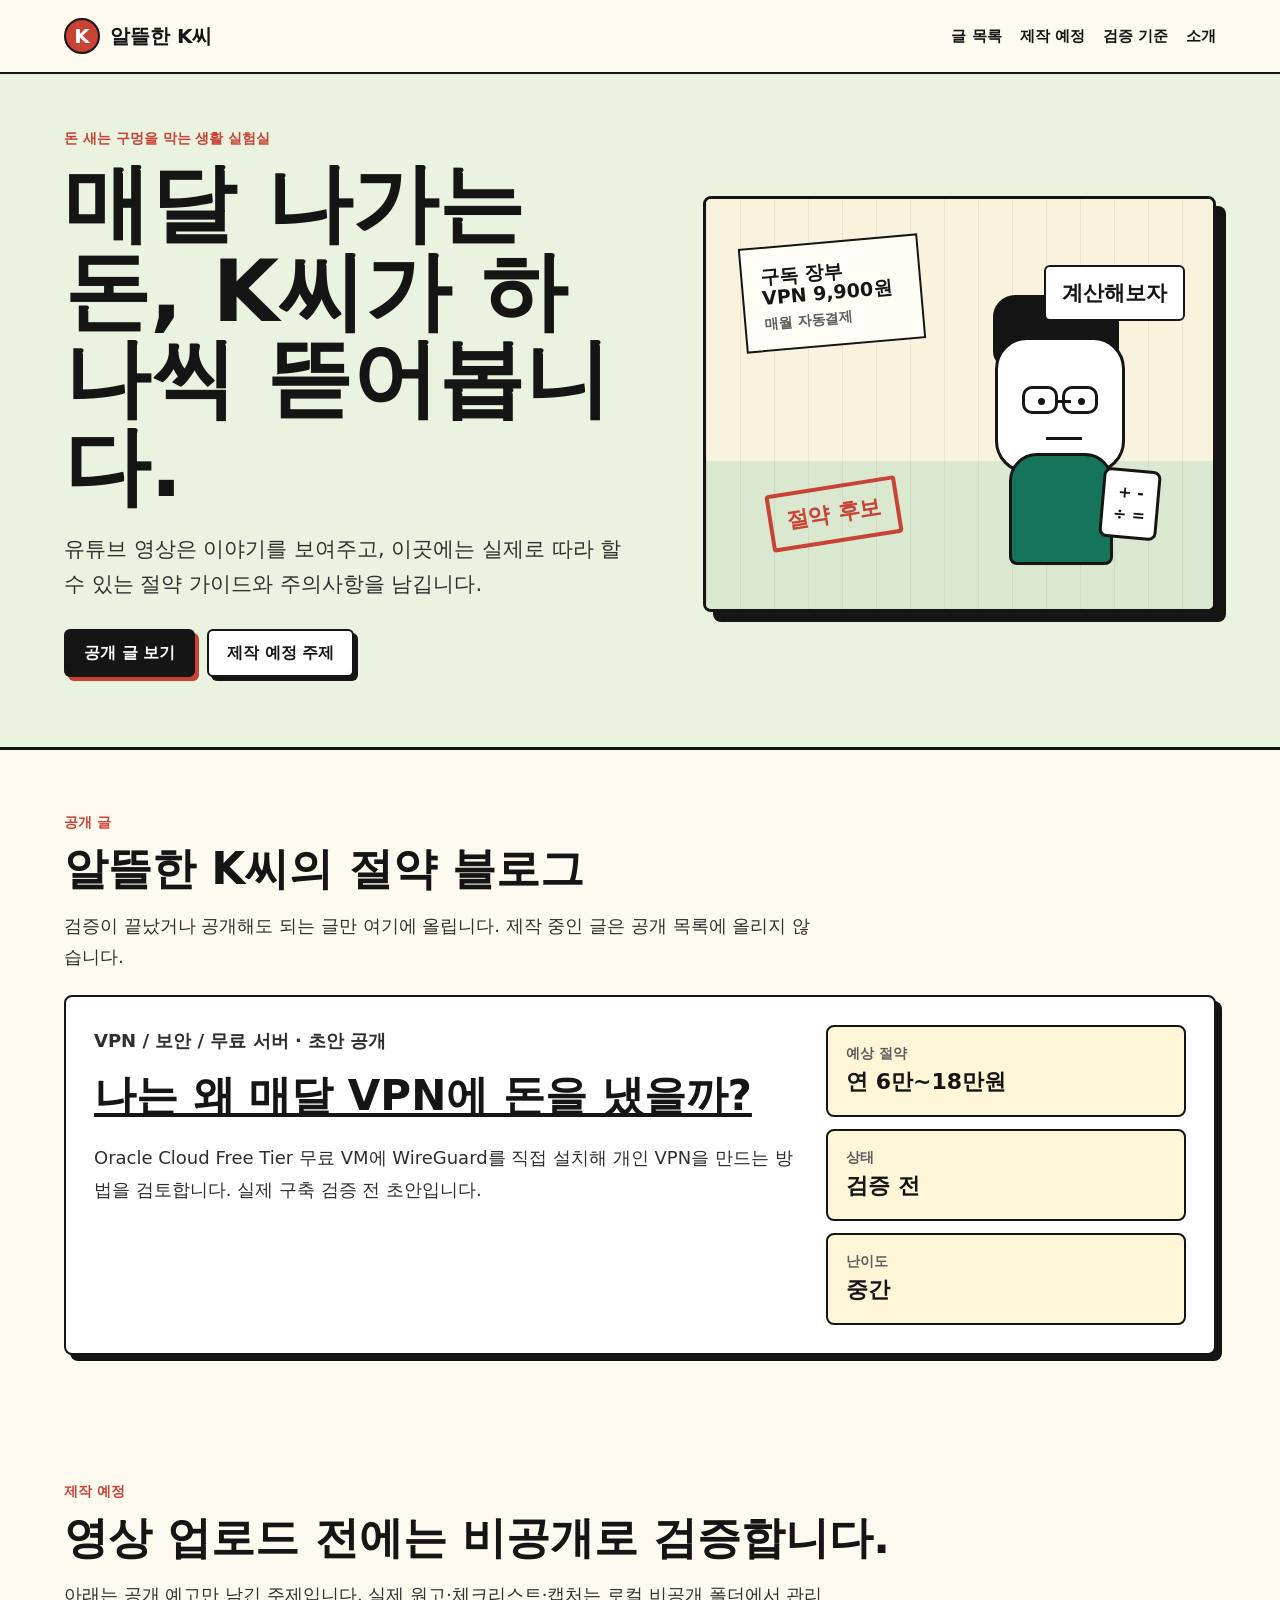
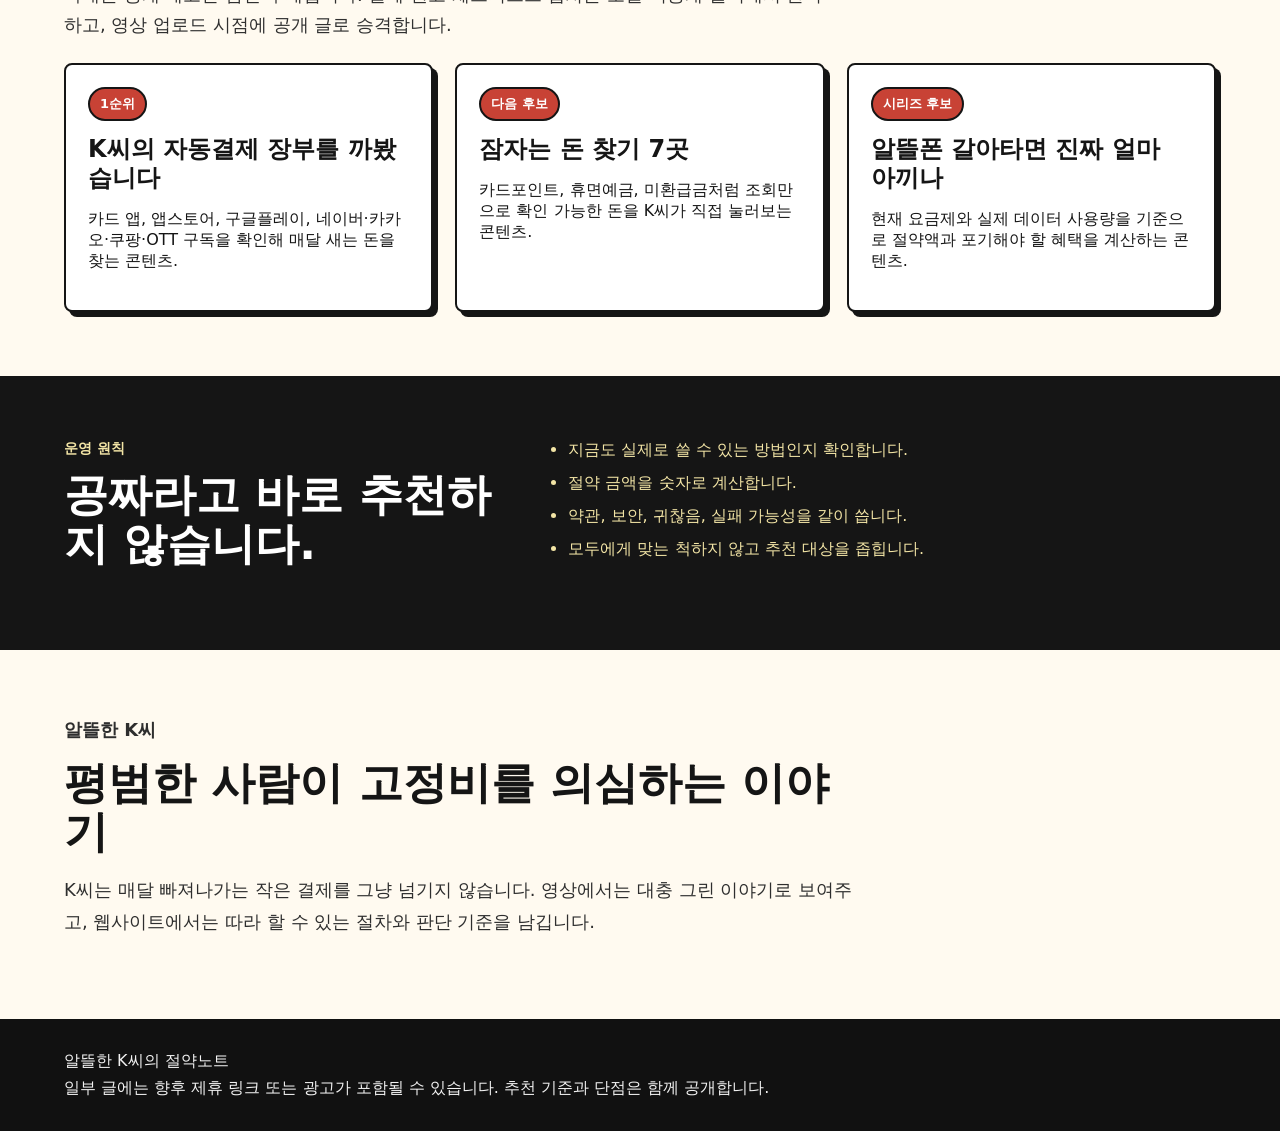
<file: index.html>
<!doctype html>
<html lang="ko">
  <head>
    <meta charset="utf-8">
    <meta name="viewport" content="width=device-width, initial-scale=1">
    <title>알뜰한 K씨의 절약노트</title>
    <meta name="description" content="매달 새는 돈을 막는 검증형 생활 절약 가이드. 무료 도구, 대체재, 자동화로 고정비를 줄입니다.">
    <link rel="stylesheet" href="./styles.css">
  </head>
  <body>
    <header class="site-header">
      <a class="brand" href="./index.html" aria-label="알뜰한 K씨 홈">
        <span class="brand-mark">K</span>
        <span>알뜰한 K씨</span>
      </a>
      <nav class="nav" aria-label="주요 메뉴">
        <a href="#guides">글 목록</a>
        <a href="#drafts">제작 예정</a>
        <a href="#method">검증 기준</a>
        <a href="#about">소개</a>
      </nav>
    </header>

    <main>
      <section class="hero">
        <div class="hero-copy">
          <p class="eyebrow">돈 새는 구멍을 막는 생활 실험실</p>
          <h1>매달 나가는 돈, K씨가 하나씩 뜯어봅니다.</h1>
          <p class="lead">
            유튜브 영상은 이야기를 보여주고, 이곳에는 실제로 따라 할 수 있는 절약 가이드와 주의사항을 남깁니다.
          </p>
          <div class="hero-actions">
            <a class="button primary" href="#guides">공개 글 보기</a>
            <a class="button secondary" href="#drafts">제작 예정 주제</a>
          </div>
        </div>
        <div class="character-card" aria-label="알뜰한 K씨 캐릭터">
          <div class="k-scene">
            <div class="receipt">구독 장부<br><strong>VPN 9,900원</strong><span>매월 자동결제</span></div>
            <div class="k-character">
              <div class="hair"></div>
              <div class="face">
                <span class="glasses left"><span class="eye"></span></span>
                <span class="glasses right"><span class="eye"></span></span>
                <span class="bridge"></span>
                <span class="mouth"></span>
              </div>
              <div class="body"></div>
              <div class="calculator">+ -<br>÷ =</div>
            </div>
            <div class="stamp">절약 후보</div>
            <div class="thought">계산해보자</div>
          </div>
        </div>
      </section>

      <section id="guides" class="section">
        <div class="section-heading">
          <p class="eyebrow">공개 글</p>
          <h2>알뜰한 K씨의 절약 블로그</h2>
          <p class="section-lead">검증이 끝났거나 공개해도 되는 글만 여기에 올립니다. 제작 중인 글은 공개 목록에 올리지 않습니다.</p>
        </div>
        <div class="post-list">
          <article class="guide-card post-card">
            <div>
              <p class="tag">VPN / 보안 / 무료 서버 · 초안 공개</p>
              <h3><a href="./guides/oracle-wireguard-vpn.html">나는 왜 매달 VPN에 돈을 냈을까?</a></h3>
              <p>
                Oracle Cloud Free Tier 무료 VM에 WireGuard를 직접 설치해 개인 VPN을 만드는 방법을 검토합니다. 실제 구축 검증 전 초안입니다.
              </p>
            </div>
            <dl class="stats">
              <div>
                <dt>예상 절약</dt>
                <dd>연 6만~18만원</dd>
              </div>
              <div>
                <dt>상태</dt>
                <dd>검증 전</dd>
              </div>
              <div>
                <dt>난이도</dt>
                <dd>중간</dd>
              </div>
            </dl>
          </article>
        </div>
      </section>

      <section id="drafts" class="section draft-board">
        <div class="section-heading">
          <p class="eyebrow">제작 예정</p>
          <h2>영상 업로드 전에는 비공개로 검증합니다.</h2>
          <p class="section-lead">아래는 공개 예고만 남긴 주제입니다. 실제 원고·체크리스트·캡처는 로컬 비공개 폴더에서 관리하고, 영상 업로드 시점에 공개 글로 승격합니다.</p>
        </div>
        <div class="idea-grid">
          <article>
            <span class="status-pill">1순위</span>
            <h3>K씨의 자동결제 장부를 까봤습니다</h3>
            <p>카드 앱, 앱스토어, 구글플레이, 네이버·카카오·쿠팡·OTT 구독을 확인해 매달 새는 돈을 찾는 콘텐츠.</p>
          </article>
          <article>
            <span class="status-pill">다음 후보</span>
            <h3>잠자는 돈 찾기 7곳</h3>
            <p>카드포인트, 휴면예금, 미환급금처럼 조회만으로 확인 가능한 돈을 K씨가 직접 눌러보는 콘텐츠.</p>
          </article>
          <article>
            <span class="status-pill">시리즈 후보</span>
            <h3>알뜰폰 갈아타면 진짜 얼마 아끼나</h3>
            <p>현재 요금제와 실제 데이터 사용량을 기준으로 절약액과 포기해야 할 혜택을 계산하는 콘텐츠.</p>
          </article>
        </div>
      </section>

      <section id="method" class="section split">
        <div>
          <p class="eyebrow">운영 원칙</p>
          <h2>공짜라고 바로 추천하지 않습니다.</h2>
        </div>
        <ul class="check-list">
          <li>지금도 실제로 쓸 수 있는 방법인지 확인합니다.</li>
          <li>절약 금액을 숫자로 계산합니다.</li>
          <li>약관, 보안, 귀찮음, 실패 가능성을 같이 씁니다.</li>
          <li>모두에게 맞는 척하지 않고 추천 대상을 좁힙니다.</li>
        </ul>
      </section>

      <section id="about" class="section about">
        <p class="eyebrow">알뜰한 K씨</p>
        <h2>평범한 사람이 고정비를 의심하는 이야기</h2>
        <p>
          K씨는 매달 빠져나가는 작은 결제를 그냥 넘기지 않습니다. 영상에서는 대충 그린 이야기로 보여주고,
          웹사이트에서는 따라 할 수 있는 절차와 판단 기준을 남깁니다.
        </p>
      </section>
    </main>

    <footer class="footer">
      <p>알뜰한 K씨의 절약노트</p>
      <p>일부 글에는 향후 제휴 링크 또는 광고가 포함될 수 있습니다. 추천 기준과 단점은 함께 공개합니다.</p>
    </footer>
  </body>
</html>
</file>
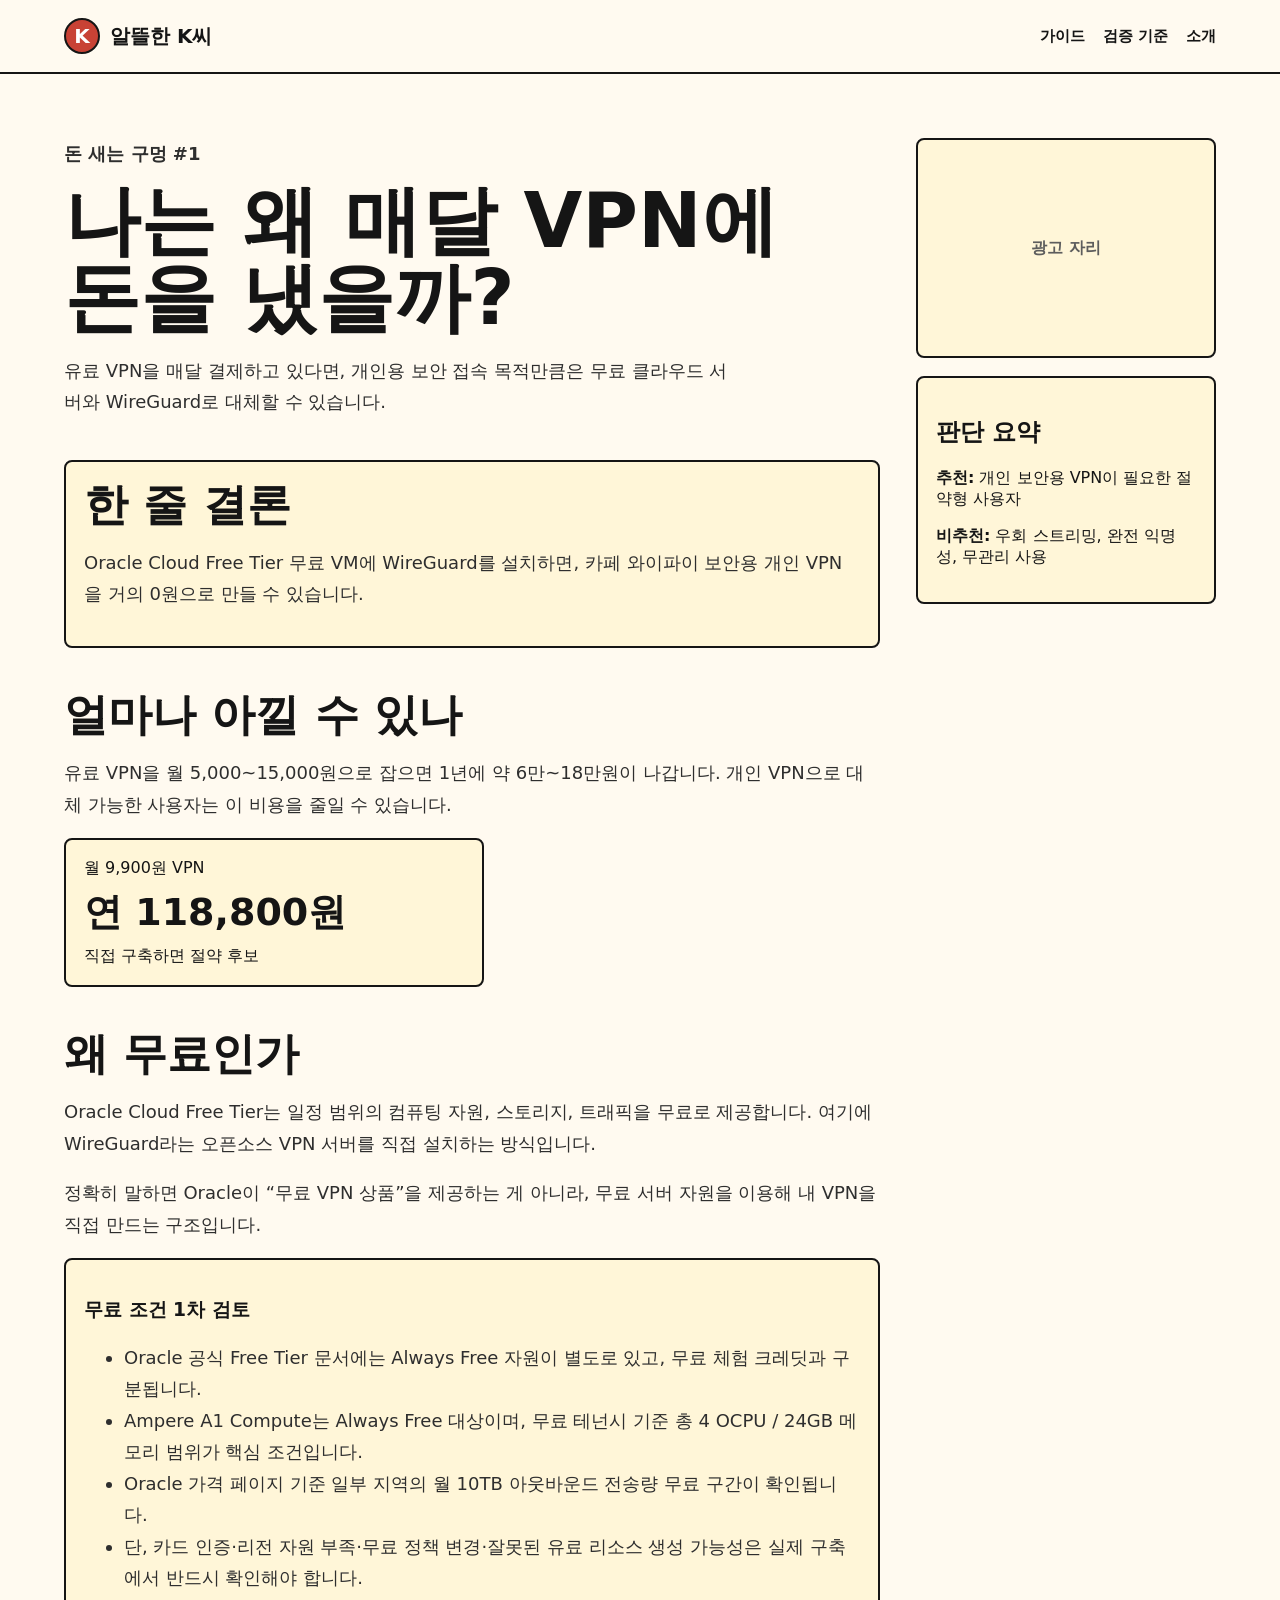
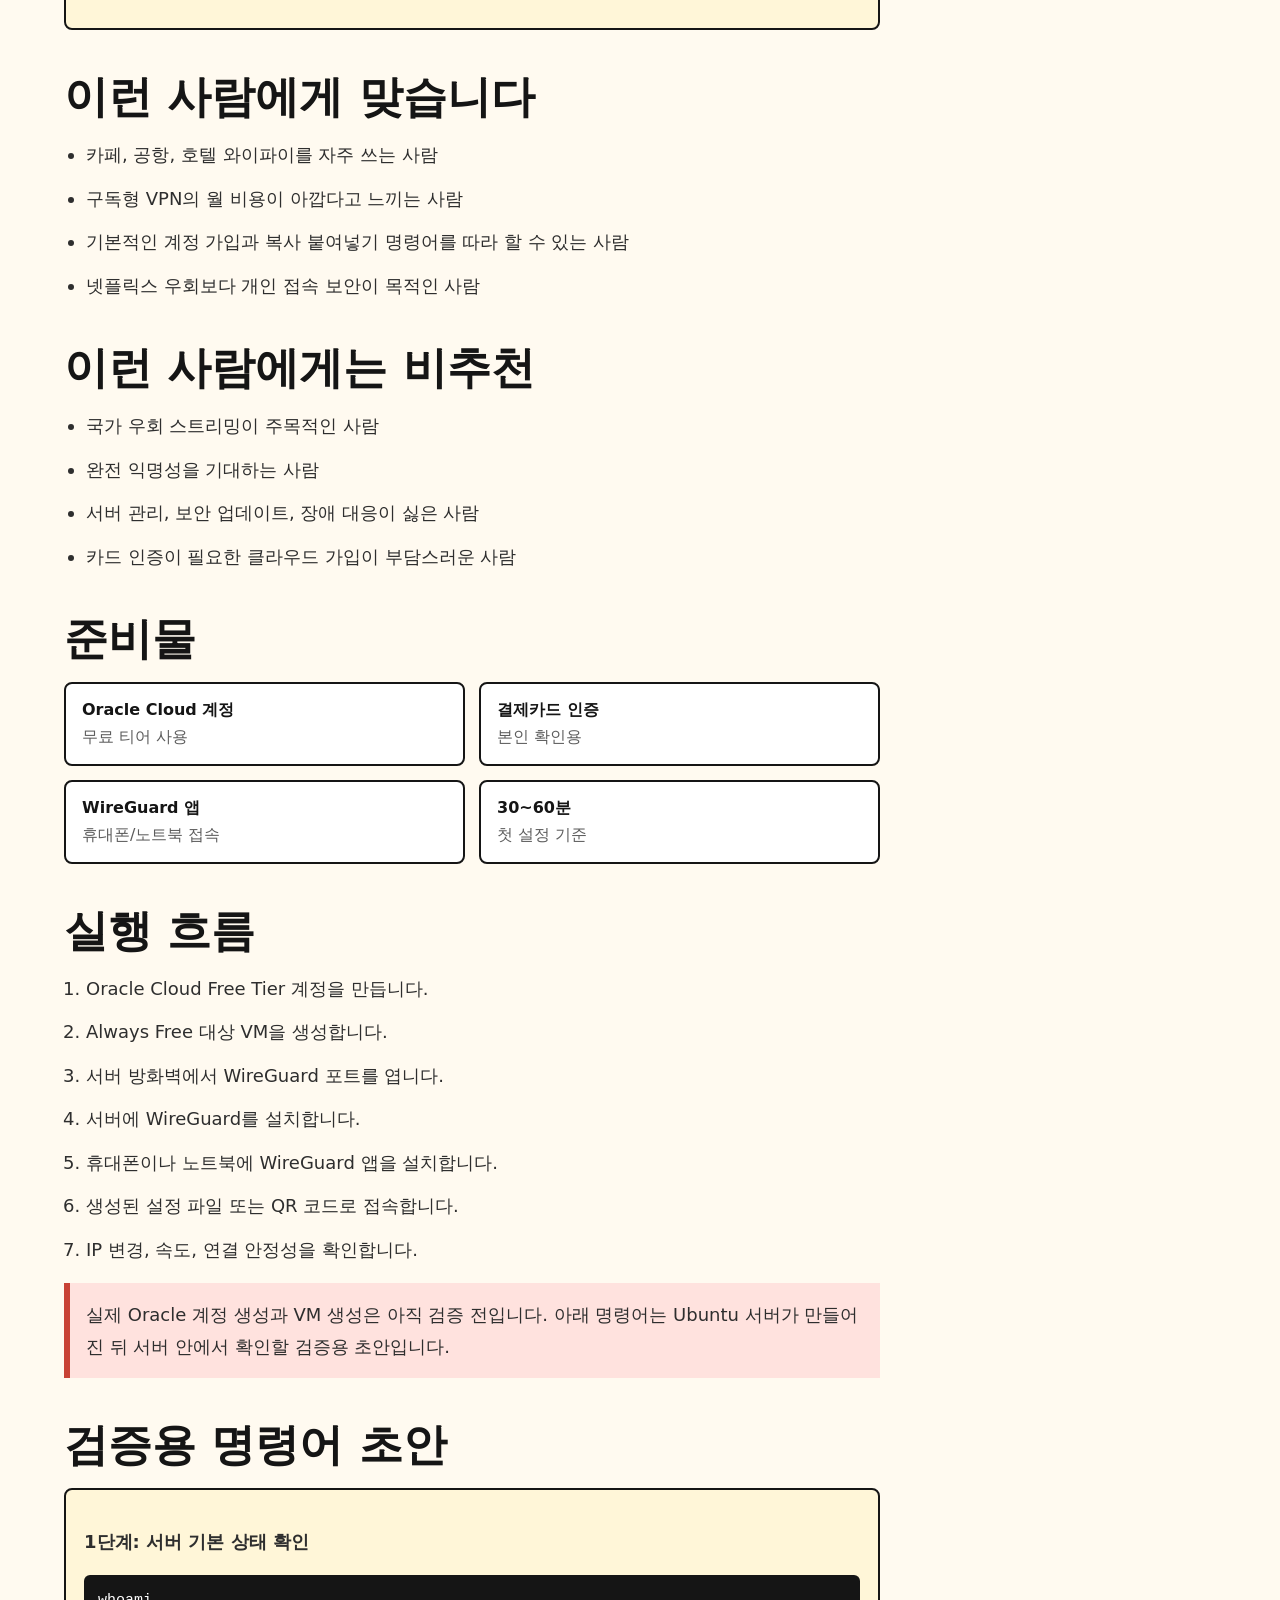
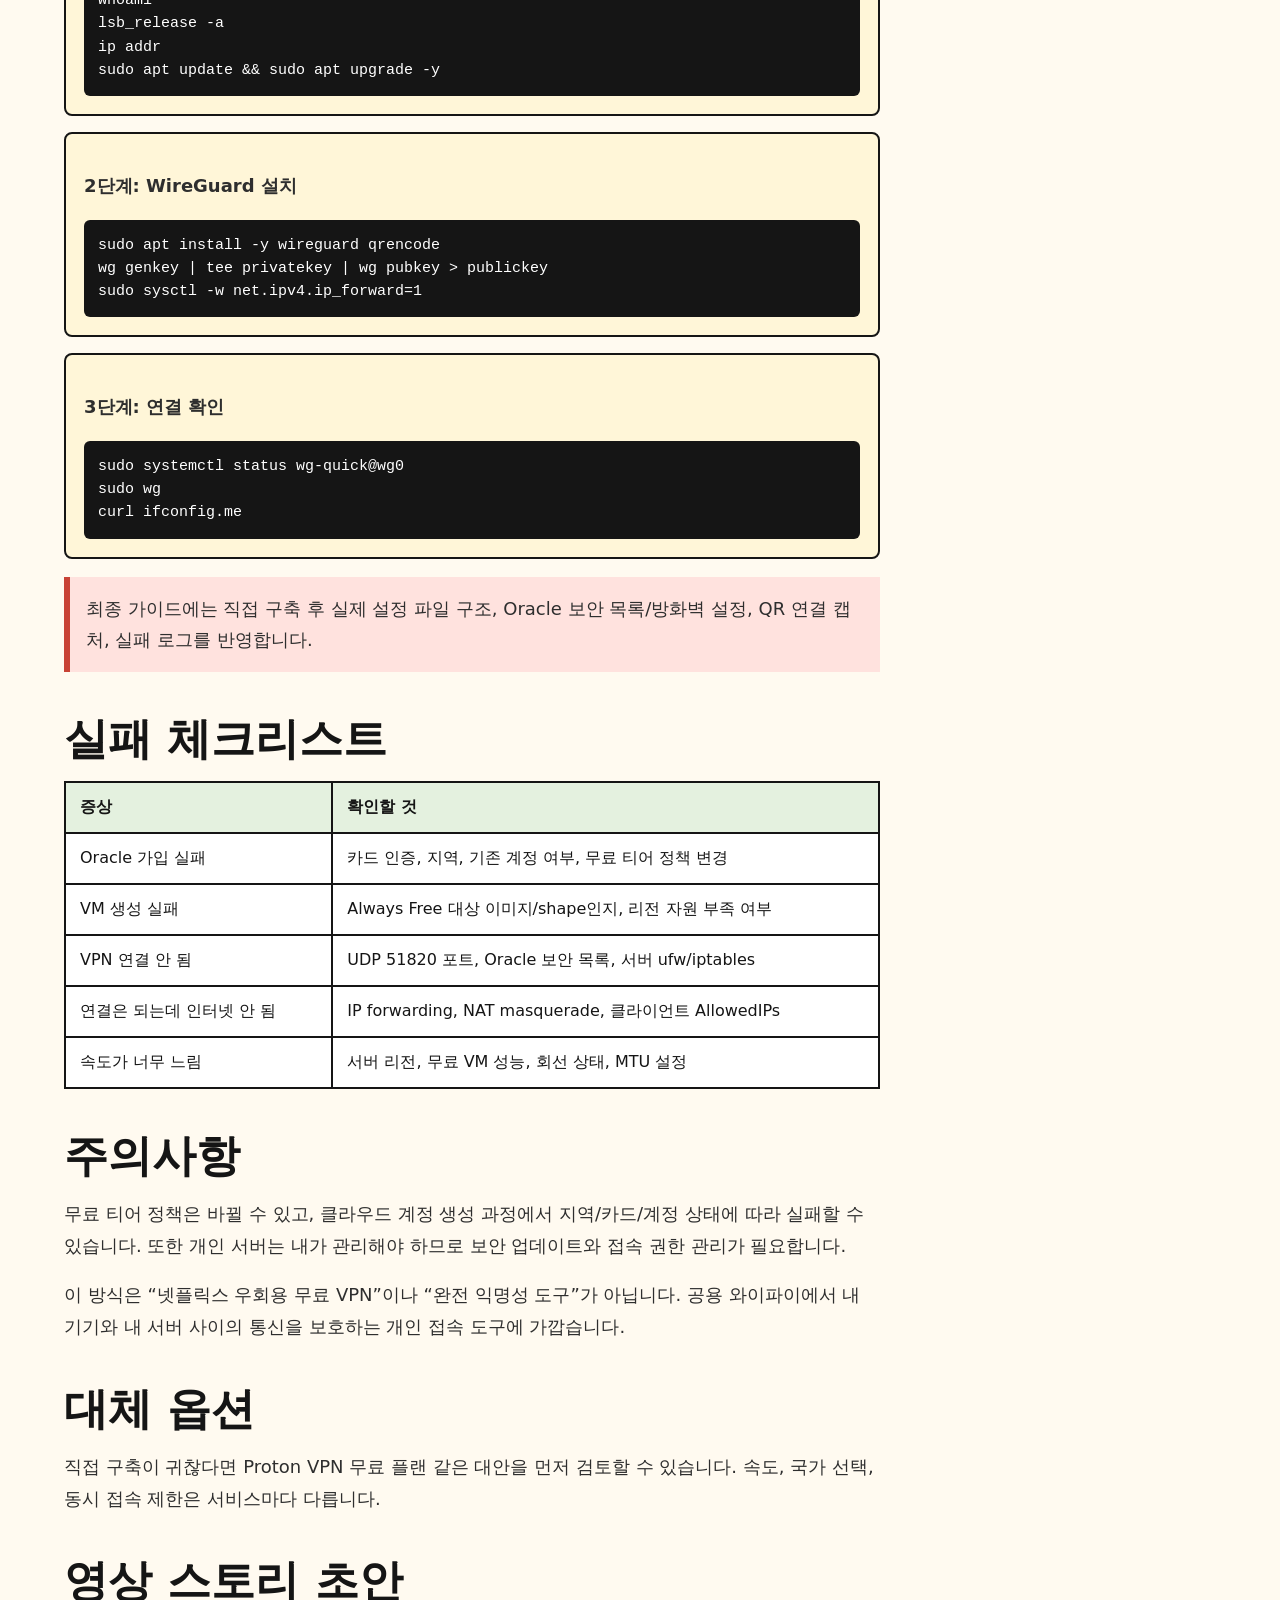
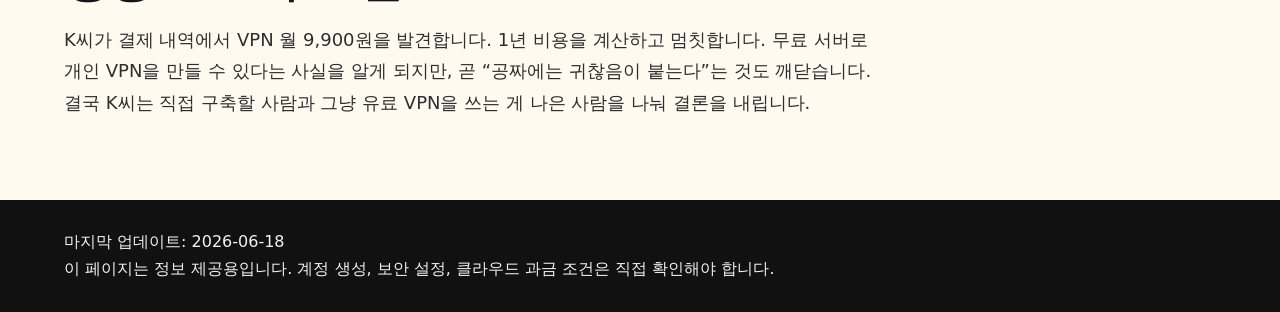
<file: guides/oracle-wireguard-vpn.html>
<!doctype html>
<html lang="ko">
  <head>
    <meta charset="utf-8">
    <meta name="viewport" content="width=device-width, initial-scale=1">
    <title>나는 왜 매달 VPN에 돈을 냈을까? | 알뜰한 K씨</title>
    <meta name="description" content="Oracle Cloud Free Tier 무료 VM과 WireGuard로 개인 VPN을 만드는 절약 가이드. 비용, 장단점, 준비물, 실행 흐름을 정리했습니다.">
    <link rel="stylesheet" href="../styles.css">
  </head>
  <body>
    <header class="site-header">
      <a class="brand" href="../index.html" aria-label="알뜰한 K씨 홈">
        <span class="brand-mark">K</span>
        <span>알뜰한 K씨</span>
      </a>
      <nav class="nav" aria-label="주요 메뉴">
        <a href="../index.html#guides">가이드</a>
        <a href="../index.html#method">검증 기준</a>
        <a href="../index.html#about">소개</a>
      </nav>
    </header>

    <main class="article-layout">
      <article class="article">
        <p class="eyebrow">돈 새는 구멍 #1</p>
        <h1>나는 왜 매달 VPN에 돈을 냈을까?</h1>
        <p class="lead">
          유료 VPN을 매달 결제하고 있다면, 개인용 보안 접속 목적만큼은 무료 클라우드 서버와 WireGuard로 대체할 수 있습니다.
        </p>

        <aside class="summary-box">
          <h2>한 줄 결론</h2>
          <p>
            Oracle Cloud Free Tier 무료 VM에 WireGuard를 설치하면, 카페 와이파이 보안용 개인 VPN을 거의 0원으로 만들 수 있습니다.
          </p>
        </aside>

        <section>
          <h2>얼마나 아낄 수 있나</h2>
          <p>
            유료 VPN을 월 5,000~15,000원으로 잡으면 1년에 약 6만~18만원이 나갑니다. 개인 VPN으로 대체 가능한 사용자는 이 비용을 줄일 수 있습니다.
          </p>
          <div class="calc-card">
            <span>월 9,900원 VPN</span>
            <strong>연 118,800원</strong>
            <span>직접 구축하면 절약 후보</span>
          </div>
        </section>

        <section>
          <h2>왜 무료인가</h2>
          <p>
            Oracle Cloud Free Tier는 일정 범위의 컴퓨팅 자원, 스토리지, 트래픽을 무료로 제공합니다. 여기에 WireGuard라는 오픈소스 VPN 서버를 직접 설치하는 방식입니다.
          </p>
          <p>
            정확히 말하면 Oracle이 “무료 VPN 상품”을 제공하는 게 아니라, 무료 서버 자원을 이용해 내 VPN을 직접 만드는 구조입니다.
          </p>
          <div class="review-box">
            <h3>무료 조건 1차 검토</h3>
            <ul>
              <li>Oracle 공식 Free Tier 문서에는 Always Free 자원이 별도로 있고, 무료 체험 크레딧과 구분됩니다.</li>
              <li>Ampere A1 Compute는 Always Free 대상이며, 무료 테넌시 기준 총 4 OCPU / 24GB 메모리 범위가 핵심 조건입니다.</li>
              <li>Oracle 가격 페이지 기준 일부 지역의 월 10TB 아웃바운드 전송량 무료 구간이 확인됩니다.</li>
              <li>단, 카드 인증·리전 자원 부족·무료 정책 변경·잘못된 유료 리소스 생성 가능성은 실제 구축에서 반드시 확인해야 합니다.</li>
            </ul>
          </div>
        </section>

        <section>
          <h2>이런 사람에게 맞습니다</h2>
          <ul class="check-list">
            <li>카페, 공항, 호텔 와이파이를 자주 쓰는 사람</li>
            <li>구독형 VPN의 월 비용이 아깝다고 느끼는 사람</li>
            <li>기본적인 계정 가입과 복사 붙여넣기 명령어를 따라 할 수 있는 사람</li>
            <li>넷플릭스 우회보다 개인 접속 보안이 목적인 사람</li>
          </ul>
        </section>

        <section>
          <h2>이런 사람에게는 비추천</h2>
          <ul class="warning-list">
            <li>국가 우회 스트리밍이 주목적인 사람</li>
            <li>완전 익명성을 기대하는 사람</li>
            <li>서버 관리, 보안 업데이트, 장애 대응이 싫은 사람</li>
            <li>카드 인증이 필요한 클라우드 가입이 부담스러운 사람</li>
          </ul>
        </section>

        <section>
          <h2>준비물</h2>
          <div class="step-grid">
            <div><strong>Oracle Cloud 계정</strong><span>무료 티어 사용</span></div>
            <div><strong>결제카드 인증</strong><span>본인 확인용</span></div>
            <div><strong>WireGuard 앱</strong><span>휴대폰/노트북 접속</span></div>
            <div><strong>30~60분</strong><span>첫 설정 기준</span></div>
          </div>
        </section>

        <section>
          <h2>실행 흐름</h2>
          <ol class="steps">
            <li>Oracle Cloud Free Tier 계정을 만듭니다.</li>
            <li>Always Free 대상 VM을 생성합니다.</li>
            <li>서버 방화벽에서 WireGuard 포트를 엽니다.</li>
            <li>서버에 WireGuard를 설치합니다.</li>
            <li>휴대폰이나 노트북에 WireGuard 앱을 설치합니다.</li>
            <li>생성된 설정 파일 또는 QR 코드로 접속합니다.</li>
            <li>IP 변경, 속도, 연결 안정성을 확인합니다.</li>
          </ol>
          <p class="note">
            실제 Oracle 계정 생성과 VM 생성은 아직 검증 전입니다. 아래 명령어는 Ubuntu 서버가 만들어진 뒤 서버 안에서 확인할 검증용 초안입니다.
          </p>
        </section>

        <section>
          <h2>검증용 명령어 초안</h2>
          <div class="command-card">
            <p><strong>1단계: 서버 기본 상태 확인</strong></p>
            <pre><code>whoami
lsb_release -a
ip addr
sudo apt update && sudo apt upgrade -y</code></pre>
          </div>
          <div class="command-card">
            <p><strong>2단계: WireGuard 설치</strong></p>
            <pre><code>sudo apt install -y wireguard qrencode
wg genkey | tee privatekey | wg pubkey > publickey
sudo sysctl -w net.ipv4.ip_forward=1</code></pre>
          </div>
          <div class="command-card">
            <p><strong>3단계: 연결 확인</strong></p>
            <pre><code>sudo systemctl status wg-quick@wg0
sudo wg
curl ifconfig.me</code></pre>
          </div>
          <p class="note">
            최종 가이드에는 직접 구축 후 실제 설정 파일 구조, Oracle 보안 목록/방화벽 설정, QR 연결 캡처, 실패 로그를 반영합니다.
          </p>
        </section>

        <section>
          <h2>실패 체크리스트</h2>
          <table class="trouble-table">
            <thead>
              <tr><th>증상</th><th>확인할 것</th></tr>
            </thead>
            <tbody>
              <tr><td>Oracle 가입 실패</td><td>카드 인증, 지역, 기존 계정 여부, 무료 티어 정책 변경</td></tr>
              <tr><td>VM 생성 실패</td><td>Always Free 대상 이미지/shape인지, 리전 자원 부족 여부</td></tr>
              <tr><td>VPN 연결 안 됨</td><td>UDP 51820 포트, Oracle 보안 목록, 서버 ufw/iptables</td></tr>
              <tr><td>연결은 되는데 인터넷 안 됨</td><td>IP forwarding, NAT masquerade, 클라이언트 AllowedIPs</td></tr>
              <tr><td>속도가 너무 느림</td><td>서버 리전, 무료 VM 성능, 회선 상태, MTU 설정</td></tr>
            </tbody>
          </table>
        </section>

        <section>
          <h2>주의사항</h2>
          <p>
            무료 티어 정책은 바뀔 수 있고, 클라우드 계정 생성 과정에서 지역/카드/계정 상태에 따라 실패할 수 있습니다. 또한 개인 서버는 내가 관리해야 하므로 보안 업데이트와 접속 권한 관리가 필요합니다.
          </p>
          <p>
            이 방식은 “넷플릭스 우회용 무료 VPN”이나 “완전 익명성 도구”가 아닙니다. 공용 와이파이에서 내 기기와 내 서버 사이의 통신을 보호하는 개인 접속 도구에 가깝습니다.
          </p>
        </section>

        <section>
          <h2>대체 옵션</h2>
          <p>
            직접 구축이 귀찮다면 Proton VPN 무료 플랜 같은 대안을 먼저 검토할 수 있습니다. 속도, 국가 선택, 동시 접속 제한은 서비스마다 다릅니다.
          </p>
        </section>

        <section class="video-brief">
          <h2>영상 스토리 초안</h2>
          <p>
            K씨가 결제 내역에서 VPN 월 9,900원을 발견합니다. 1년 비용을 계산하고 멈칫합니다. 무료 서버로 개인 VPN을 만들 수 있다는 사실을 알게 되지만, 곧 “공짜에는 귀찮음이 붙는다”는 것도 깨닫습니다. 결국 K씨는 직접 구축할 사람과 그냥 유료 VPN을 쓰는 게 나은 사람을 나눠 결론을 내립니다.
          </p>
        </section>
      </article>

      <aside class="sidebar">
        <div class="ad-box">광고 자리</div>
        <div class="side-card">
          <h2>판단 요약</h2>
          <p><strong>추천:</strong> 개인 보안용 VPN이 필요한 절약형 사용자</p>
          <p><strong>비추천:</strong> 우회 스트리밍, 완전 익명성, 무관리 사용</p>
        </div>
      </aside>
    </main>

    <footer class="footer">
      <p>마지막 업데이트: 2026-06-18</p>
      <p>이 페이지는 정보 제공용입니다. 계정 생성, 보안 설정, 클라우드 과금 조건은 직접 확인해야 합니다.</p>
    </footer>
  </body>
</html>
</file>
<file: styles.css>
:root {
  color-scheme: light;
  --ink: #151515;
  --muted: #5d5d5d;
  --line: #d9d1bf;
  --paper: #fffaf0;
  --field: #e4f1df;
  --yellow: #f3e5a6;
  --red: #c84235;
  --green: #16745b;
  --black: #111111;
  --white: #ffffff;
  font-family: Pretendard, Apple SD Gothic Neo, Malgun Gothic, system-ui, sans-serif;
}

* {
  box-sizing: border-box;
}

body {
  margin: 0;
  background: var(--paper);
  color: var(--ink);
}

a {
  color: inherit;
}

.site-header {
  position: sticky;
  top: 0;
  z-index: 10;
  display: flex;
  align-items: center;
  justify-content: space-between;
  gap: 24px;
  padding: 18px clamp(18px, 5vw, 64px);
  background: rgba(255, 250, 240, 0.94);
  border-bottom: 2px solid var(--ink);
}

.brand,
.nav,
.hero-actions,
.stats,
.step-grid {
  display: flex;
  align-items: center;
}

.brand {
  gap: 10px;
  font-size: 20px;
  font-weight: 900;
  text-decoration: none;
}

.brand-mark {
  display: grid;
  width: 36px;
  height: 36px;
  place-items: center;
  background: var(--red);
  color: var(--white);
  border: 2px solid var(--ink);
  border-radius: 50%;
}

.nav {
  gap: 18px;
  font-size: 15px;
  font-weight: 800;
}

.nav a {
  text-decoration: none;
}

.hero {
  display: grid;
  grid-template-columns: minmax(0, 1.05fr) minmax(320px, 0.95fr);
  gap: clamp(28px, 6vw, 72px);
  align-items: center;
  min-height: 620px;
  padding: 56px clamp(18px, 5vw, 64px) 70px;
  background: #e9f3df;
  border-bottom: 3px solid var(--ink);
}

.hero h1,
.article h1 {
  max-width: 780px;
  margin: 0;
  font-size: clamp(42px, 7vw, 86px);
  line-height: 1.02;
  letter-spacing: 0;
}

.lead {
  max-width: 680px;
  color: #303030;
  font-size: 21px;
  line-height: 1.65;
}

.eyebrow,
.tag {
  margin: 0 0 12px;
  color: var(--red);
  font-size: 14px;
  font-weight: 900;
  letter-spacing: 0;
  text-transform: uppercase;
}

.hero-actions {
  flex-wrap: wrap;
  gap: 12px;
  margin-top: 28px;
}

.button {
  display: inline-flex;
  align-items: center;
  min-height: 48px;
  padding: 0 18px;
  border: 2px solid var(--ink);
  border-radius: 6px;
  font-weight: 900;
  text-decoration: none;
  box-shadow: 4px 4px 0 var(--ink);
}

.primary {
  background: var(--ink);
  color: var(--white);
  box-shadow: 4px 4px 0 var(--red);
}

.secondary {
  background: var(--white);
}

.character-card {
  min-height: 410px;
  background: var(--white);
  border: 3px solid var(--ink);
  border-radius: 8px;
  box-shadow: 10px 10px 0 var(--ink);
  overflow: hidden;
}

.k-scene {
  position: relative;
  min-height: 410px;
  background:
    linear-gradient(90deg, rgba(21, 21, 21, 0.06) 1px, transparent 1px),
    linear-gradient(180deg, #f9f2dc 0 64%, #d9e8cf 64%);
  background-size: 34px 34px, auto;
}

.receipt {
  position: absolute;
  top: 42px;
  left: 36px;
  width: 180px;
  padding: 18px;
  background: #fffdf6;
  border: 2px solid var(--ink);
  transform: rotate(-5deg);
  font-size: 19px;
  font-weight: 900;
  line-height: 1.1;
}

.receipt span {
  display: block;
  margin-top: 8px;
  color: var(--muted);
  font-size: 14px;
}

.stamp {
  position: absolute;
  left: 62px;
  bottom: 66px;
  padding: 10px 14px;
  color: var(--red);
  border: 4px solid var(--red);
  border-radius: 4px;
  font-size: 22px;
  font-weight: 900;
  transform: rotate(-9deg);
}

.k-character {
  position: absolute;
  right: 58px;
  bottom: 44px;
  width: 190px;
  height: 270px;
}

.hair {
  position: absolute;
  top: 0;
  left: 28px;
  width: 126px;
  height: 74px;
  background: var(--ink);
  border-radius: 22px 28px 14px 18px;
}

.face {
  position: absolute;
  top: 42px;
  left: 30px;
  width: 130px;
  height: 136px;
  background: var(--white);
  border: 3px solid var(--ink);
  border-radius: 32px;
}

.glasses {
  position: absolute;
  top: 46px;
  width: 36px;
  height: 28px;
  border: 3px solid var(--ink);
  border-radius: 10px;
}

.glasses.left {
  left: 24px;
}

.glasses.right {
  right: 24px;
}

.eye {
  position: absolute;
  top: 9px;
  left: 13px;
  width: 7px;
  height: 7px;
  background: var(--ink);
  border-radius: 50%;
}

.bridge {
  position: absolute;
  top: 60px;
  left: 59px;
  width: 14px;
  height: 3px;
  background: var(--ink);
}

.mouth {
  position: absolute;
  left: 48px;
  bottom: 30px;
  width: 36px;
  height: 3px;
  background: var(--ink);
}

.body {
  position: absolute;
  left: 44px;
  bottom: 0;
  width: 104px;
  height: 112px;
  background: var(--green);
  border: 3px solid var(--ink);
  border-radius: 28px 28px 8px 8px;
}

.calculator {
  position: absolute;
  right: -4px;
  bottom: 26px;
  width: 58px;
  height: 70px;
  padding-top: 10px;
  background: var(--white);
  border: 3px solid var(--ink);
  border-radius: 8px;
  font-size: 16px;
  font-weight: 900;
  line-height: 1.35;
  text-align: center;
  transform: rotate(5deg);
}

.thought {
  position: absolute;
  right: 28px;
  top: 66px;
  padding: 12px 16px;
  background: var(--white);
  border: 2px solid var(--ink);
  border-radius: 6px;
  font-size: 21px;
  font-weight: 900;
}

.section,
.article-layout {
  padding: 64px clamp(18px, 5vw, 64px);
}

.section-heading {
  margin-bottom: 22px;
}

.section h2,
.article h2 {
  margin: 0 0 18px;
  font-size: clamp(28px, 4vw, 44px);
  line-height: 1.12;
}

.guide-card {
  display: grid;
  grid-template-columns: minmax(0, 1fr) minmax(260px, 360px);
  gap: 28px;
  padding: 28px;
  background: var(--white);
  border: 2px solid var(--ink);
  border-radius: 8px;
  box-shadow: 6px 6px 0 var(--ink);
}

.guide-card h3 {
  margin: 0 0 12px;
  font-size: clamp(26px, 4vw, 42px);
}

.section-lead {
  max-width: 760px;
  color: #303030;
  font-size: 18px;
  line-height: 1.7;
}

.post-list,
.idea-grid {
  display: grid;
  gap: 22px;
}

.idea-grid {
  grid-template-columns: repeat(3, minmax(0, 1fr));
}

.idea-grid article {
  padding: 22px;
  background: var(--white);
  border: 2px solid var(--ink);
  border-radius: 8px;
  box-shadow: 5px 5px 0 var(--ink);
}

.idea-grid h3 {
  margin: 14px 0 10px;
  font-size: 24px;
  line-height: 1.2;
}

.status-pill {
  display: inline-flex;
  padding: 6px 10px;
  background: var(--red);
  color: var(--white);
  border: 2px solid var(--ink);
  border-radius: 999px;
  font-size: 13px;
  font-weight: 900;
}

.guide-card p,
.about p,
.article p,
.article li {
  color: #2e2e2e;
  font-size: 18px;
  line-height: 1.75;
}

.stats {
  flex-direction: column;
  align-items: stretch;
  gap: 12px;
  margin: 0;
}

.stats div,
.side-card,
.summary-box,
.calc-card,
.command-card,
.review-box,
.ad-box {
  padding: 18px;
  background: #fff6d8;
  border: 2px solid var(--ink);
  border-radius: 8px;
}

.stats dt {
  color: var(--muted);
  font-size: 14px;
  font-weight: 800;
}

.stats dd {
  margin: 4px 0 0;
  font-size: 22px;
  font-weight: 900;
}

.split {
  display: grid;
  grid-template-columns: minmax(260px, 0.8fr) minmax(0, 1.2fr);
  gap: 36px;
  background: var(--ink);
  color: var(--white);
}

.split .eyebrow,
.split .check-list li {
  color: var(--yellow);
}

.check-list,
.warning-list,
.steps {
  margin: 0;
  padding-left: 22px;
}

.check-list li,
.warning-list li,
.steps li {
  margin-bottom: 12px;
}

.about {
  max-width: 920px;
}

.footer {
  padding: 26px clamp(18px, 5vw, 64px);
  background: var(--black);
  color: var(--white);
}

.footer p {
  margin: 6px 0;
  color: #f2f2f2;
}

.article-layout {
  display: grid;
  grid-template-columns: minmax(0, 1fr) 300px;
  gap: 36px;
  align-items: start;
}

.article {
  max-width: 920px;
}

.article h1 {
  font-size: clamp(40px, 6vw, 76px);
}

.article section,
.summary-box,
.video-brief {
  margin-top: 42px;
}

.calc-card {
  display: grid;
  gap: 8px;
  max-width: 420px;
}

.calc-card strong {
  font-size: 38px;
}

.step-grid {
  display: grid;
  grid-template-columns: repeat(2, minmax(0, 1fr));
  gap: 14px;
}

.step-grid div {
  padding: 16px;
  background: var(--white);
  border: 2px solid var(--ink);
  border-radius: 8px;
}

.step-grid strong,
.step-grid span {
  display: block;
}

.step-grid span {
  margin-top: 6px;
  color: var(--muted);
}

.note {
  padding: 16px;
  background: #ffe2de;
  border-left: 6px solid var(--red);
}

.command-card {
  margin-bottom: 16px;
}

.command-card pre {
  overflow-x: auto;
  margin: 12px 0 0;
  padding: 14px;
  background: var(--ink);
  color: var(--white);
  border-radius: 6px;
  font-size: 15px;
  line-height: 1.55;
}

.trouble-table {
  width: 100%;
  border-collapse: collapse;
  background: var(--white);
  border: 2px solid var(--ink);
}

.trouble-table th,
.trouble-table td {
  padding: 14px;
  border: 2px solid var(--ink);
  text-align: left;
  vertical-align: top;
}

.trouble-table th {
  background: var(--field);
}

.sidebar {
  position: sticky;
  top: 92px;
  display: grid;
  gap: 18px;
}

.ad-box {
  display: grid;
  min-height: 220px;
  place-items: center;
  color: var(--muted);
  font-weight: 900;
}

@media (max-width: 860px) {
  .site-header,
  .nav {
    align-items: flex-start;
  }

  .site-header {
    flex-direction: column;
  }

  .hero,
  .guide-card,
  .split,
  .article-layout,
  .idea-grid {
    grid-template-columns: 1fr;
  }

  .hero {
    min-height: auto;
  }

  .character-card {
    min-height: 340px;
  }

  .k-scene {
    min-height: 340px;
  }

  .k-character {
    right: 22px;
    transform: scale(0.86);
    transform-origin: bottom right;
  }

  .receipt {
    left: 18px;
    width: 132px;
  }

  .step-grid {
    grid-template-columns: 1fr;
  }

  .sidebar {
    position: static;
  }
}
</file>
